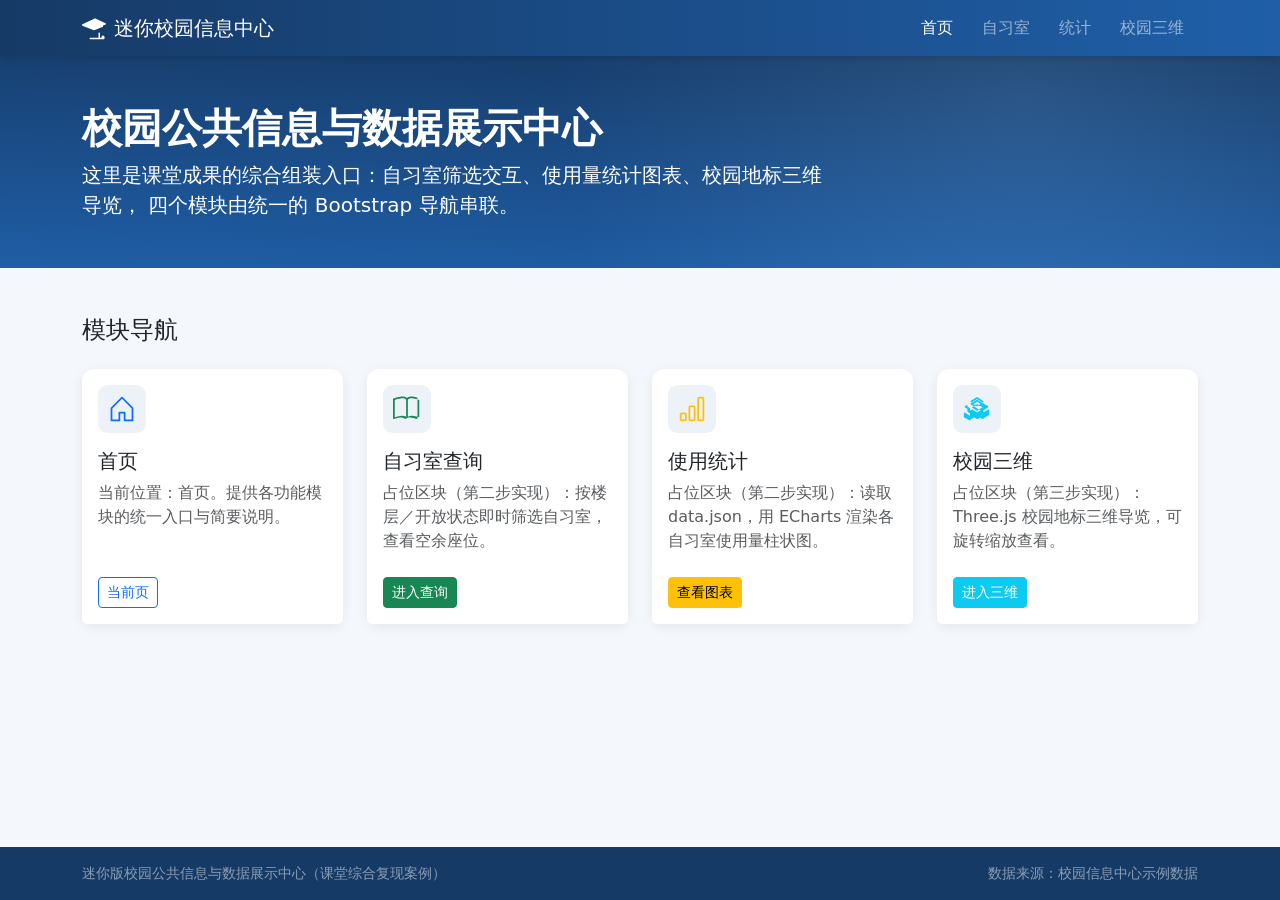
<file: integration/index.html>
<!DOCTYPE html>
<html lang="zh-CN">
<head>
  <meta charset="UTF-8">
  <meta name="viewport" content="width=device-width, initial-scale=1.0">
  <title>迷你校园信息中心 - 首页</title>
  <meta name="description" content="迷你版校园公共信息与数据展示中心：首页导航、自习室查询、使用统计、校园三维导览">
  <!-- Bootstrap 5 CSS（CDN 引入） -->
  <link href="https://cdn.jsdelivr.net/npm/bootstrap@5.3.3/dist/css/bootstrap.min.css" rel="stylesheet"
        integrity="sha384-QWTKZyjpPEjISv5WaRU9OFeRpok6YctnYmDr5pNlyT2bRjXh0JMhjY6hW+ALEwIH" crossorigin="anonymous">
  <!-- 自定义 CSS -->
  <link href="css/style.css" rel="stylesheet">
</head>
<body>
  <!-- 导航栏：四个入口 -->
  <nav class="navbar navbar-expand-lg navbar-dark campus-navbar sticky-top">
    <div class="container">
      <a class="navbar-brand d-flex align-items-center" href="index.html">
        <svg xmlns="http://www.w3.org/2000/svg" width="24" height="24" fill="currentColor" class="bi bi-mortarboard-fill me-2" viewBox="0 0 16 16">
          <path d="M8.211 2.047a.5.5 0 0 0-.422 0l-7.5 3.5a.5.5 0 0 0 .025.917l7.5 3a.5.5 0 0 0 .372 0L14 7.14V13a1 1 0 0 0-1 1v.5h-1v-3a.5.5 0 0 0-1 0v3H5.5a.5.5 0 0 0 0 1h9a.5.5 0 0 0 .5-.5V14a1 1 0 0 0-1-1V6.39l1.686-.674a.5.5 0 0 0 .025-.917l-7.5-3.5Z"/>
        </svg>
        迷你校园信息中心
      </a>
      <button class="navbar-toggler" type="button" data-bs-toggle="collapse" data-bs-target="#mainNav"
              aria-controls="mainNav" aria-expanded="false" aria-label="切换导航">
        <span class="navbar-toggler-icon"></span>
      </button>
      <div class="collapse navbar-collapse" id="mainNav">
        <ul class="navbar-nav ms-auto mb-2 mb-lg-0">
          <li class="nav-item"><a class="nav-link active" aria-current="page" href="index.html">首页</a></li>
          <li class="nav-item"><a class="nav-link" href="rooms.html">自习室</a></li>
          <li class="nav-item"><a class="nav-link" href="stats.html">统计</a></li>
          <li class="nav-item"><a class="nav-link" href="three-d/scene.html">校园三维</a></li>
        </ul>
      </div>
    </div>
  </nav>

  <!-- 顶部横幅 -->
  <header class="campus-hero text-white">
    <div class="container py-5">
      <h1 class="display-6 fw-bold">校园公共信息与数据展示中心</h1>
      <p class="col-lg-8 lead mb-0">
        这里是课堂成果的综合组装入口：自习室筛选交互、使用量统计图表、校园地标三维导览，
        四个模块由统一的 Bootstrap 导航串联。
      </p>
    </div>
  </header>

  <!-- 首页卡片区块：明确各模块位置 -->
  <main class="container my-5">
    <h2 class="h4 mb-4">模块导航</h2>
    <div class="row g-4">
      <!-- 卡片 1：首页 -->
      <div class="col-sm-6 col-lg-3">
        <div class="card h-100 campus-card">
          <div class="card-body">
            <div class="campus-icon mb-3 text-primary">
              <svg xmlns="http://www.w3.org/2000/svg" width="28" height="28" fill="currentColor" viewBox="0 0 16 16">
                <path d="M8.354 1.146a.5.5 0 0 0-.708 0l-6 6A.5.5 0 0 0 1.5 7.5v7a.5.5 0 0 0 .5.5h4.5a.5.5 0 0 0 .5-.5v-4h2v4a.5.5 0 0 0 .5.5H14a.5.5 0 0 0 .5-.5v-7a.5.5 0 0 0-.146-.354l-6-6zM2.5 7.707 8 2.207l5.5 5.5V14H10v-4a.5.5 0 0 0-.5-.5h-3a.5.5 0 0 0-.5.5v4H2.5V7.707z"/>
              </svg>
            </div>
            <h3 class="h5 card-title">首页</h3>
            <p class="card-text text-muted">
              当前位置：首页。提供各功能模块的统一入口与简要说明。
            </p>
          </div>
          <div class="card-footer bg-white border-0 pb-3">
            <a href="index.html" class="btn btn-outline-primary btn-sm">当前页</a>
          </div>
        </div>
      </div>

      <!-- 卡片 2：自习室查询 -->
      <div class="col-sm-6 col-lg-3">
        <div class="card h-100 campus-card">
          <div class="card-body">
            <div class="campus-icon mb-3 text-success">
              <svg xmlns="http://www.w3.org/2000/svg" width="28" height="28" fill="currentColor" viewBox="0 0 16 16">
                <path d="M1 2.828c.885-.37 2.154-.769 3.388-.893 1.33-.134 2.458.063 3.112.752v9.746c-.935-.53-2.12-.603-3.213-.493-1.18.12-2.37.461-3.287.811V2.828zm7.5-.141c.654-.689 1.782-.886 3.112-.752 1.234.124 2.503.523 3.388.893v9.923c-.918-.35-2.107-.692-3.287-.81-1.094-.111-2.278-.039-3.213.492V2.687zM8 1.783C7.015.936 5.587.81 4.287.94c-1.514.153-3.042.672-3.994 1.105a.5.5 0 0 0-.293.945v10.137a.498.498 0 0 0 .722.432c.066-.038.952-.426 2.75-.61 1.286-.13 2.447.009 3.028.592.06.06.14.094.224.094h.552a.328.328 0 0 0 .224-.094c.58-.583 1.742-.722 3.028-.592 1.798.184 2.684.572 2.75.61a.498.498 0 0 0 .722-.432V2.99a.5.5 0 0 0-.293-.945C14.755 1.612 13.228 1.093 11.713.94 10.413.81 8.985.936 8 1.783z"/>
              </svg>
            </div>
            <h3 class="h5 card-title">自习室查询</h3>
            <p class="card-text text-muted">
              占位区块（第二步实现）：按楼层／开放状态即时筛选自习室，查看空余座位。
            </p>
          </div>
          <div class="card-footer bg-white border-0 pb-3">
            <a href="rooms.html" class="btn btn-success btn-sm">进入查询</a>
          </div>
        </div>
      </div>

      <!-- 卡片 3：使用统计 -->
      <div class="col-sm-6 col-lg-3">
        <div class="card h-100 campus-card">
          <div class="card-body">
            <div class="campus-icon mb-3 text-warning">
              <svg xmlns="http://www.w3.org/2000/svg" width="28" height="28" fill="currentColor" viewBox="0 0 16 16">
                <path d="M4 11H2v3h2v-3zm5-4H7v7h2V7zm5-5v12h-2V2h2zm-2-1a1 1 0 0 0-1 1v12a1 1 0 0 0 1 1h2a1 1 0 0 0 1-1V2a1 1 0 0 0-1-1h-2zM6 7a1 1 0 0 1 1-1h2a1 1 0 0 1 1 1v7a1 1 0 0 1-1 1H7a1 1 0 0 1-1-1V7zm-5 4a1 1 0 0 1 1-1h2a1 1 0 0 1 1 1v3a1 1 0 0 1-1 1H2a1 1 0 0 1-1-1v-3z"/>
              </svg>
            </div>
            <h3 class="h5 card-title">使用统计</h3>
            <p class="card-text text-muted">
              占位区块（第二步实现）：读取 data.json，用 ECharts 渲染各自习室使用量柱状图。
            </p>
          </div>
          <div class="card-footer bg-white border-0 pb-3">
            <a href="stats.html" class="btn btn-warning btn-sm">查看图表</a>
          </div>
        </div>
      </div>

      <!-- 卡片 4：校园三维 -->
      <div class="col-sm-6 col-lg-3">
        <div class="card h-100 campus-card">
          <div class="card-body">
            <div class="campus-icon mb-3 text-info">
              <svg xmlns="http://www.w3.org/2000/svg" width="28" height="28" fill="currentColor" viewBox="0 0 16 16">
                <path d="M11.17 8 8.09 9.93 5 8v3.86l3.09 1.93L11.17 12V8zM5 7.17l3.09-1.93L11.17 7 8.09 8.93 5 7.17zm.12-3.05L8 2.32l2.88 1.8a.5.5 0 0 0 .54-.84l-3.15-1.97a.5.5 0 0 0-.54 0L4.58 3.28a.5.5 0 1 0 .54.84zM2.5 5.5 1.23 6.29a.5.5 0 0 0 .01.87L4 8.83V7.5L2.5 6.57v2.86L4 10.5v1.33l-2.76-1.67a.5.5 0 0 0-.74.44v1.8a.5.5 0 0 0 .26.44l3.15 1.8c.08.05.17.07.26.07V14a.5.5 0 0 0 .22-.05l3.15-1.8a.5.5 0 0 0 .24-.42v-.12l3.15 1.94a.5.5 0 0 0 .54 0l3.15-1.97A.5.5 0 0 0 15 11.2v-2.4a.5.5 0 0 0-.74-.44L11.5 10V8.83l2.76-1.67a.5.5 0 0 0 0-.87L11.17 4.6 8.27 2.8a.5.5 0 0 0-.54 0L4.58 4.77a.5.5 0 0 0 .54.84L8 3.8l2.09 1.3L8 6.4 5.12 4.6a.5.5 0 0 0-.54.84L7.73 7.4l2.94 1.82L8 10.86 5.12 9.06 2.5 7.5v-2z"/>
              </svg>
            </div>
            <h3 class="h5 card-title">校园三维</h3>
            <p class="card-text text-muted">
              占位区块（第三步实现）：Three.js 校园地标三维导览，可旋转缩放查看。
            </p>
          </div>
          <div class="card-footer bg-white border-0 pb-3">
            <a href="three-d/scene.html" class="btn btn-info btn-sm text-white">进入三维</a>
          </div>
        </div>
      </div>
    </div>
  </main>

  <footer class="campus-footer text-white-50 py-3 mt-auto">
    <div class="container d-flex flex-column flex-md-row justify-content-between gap-2 small">
      <span>迷你版校园公共信息与数据展示中心（课堂综合复现案例）</span>
      <span>数据来源：校园信息中心示例数据</span>
    </div>
  </footer>

  <!-- Bootstrap 5 JS Bundle（CDN 引入） -->
  <script src="https://cdn.jsdelivr.net/npm/bootstrap@5.3.3/dist/js/bootstrap.bundle.min.js"
          integrity="sha384-YvpcrYf0tY3lHB60NNkmXc5s9fDVZLESaAA55NDzOxhy9GkcIdslK1eN7N6jIeHz" crossorigin="anonymous"></script>
  <!-- 公共脚本：断网提示 -->
  <script src="js/common.js"></script>
</body>
</html>
</file>
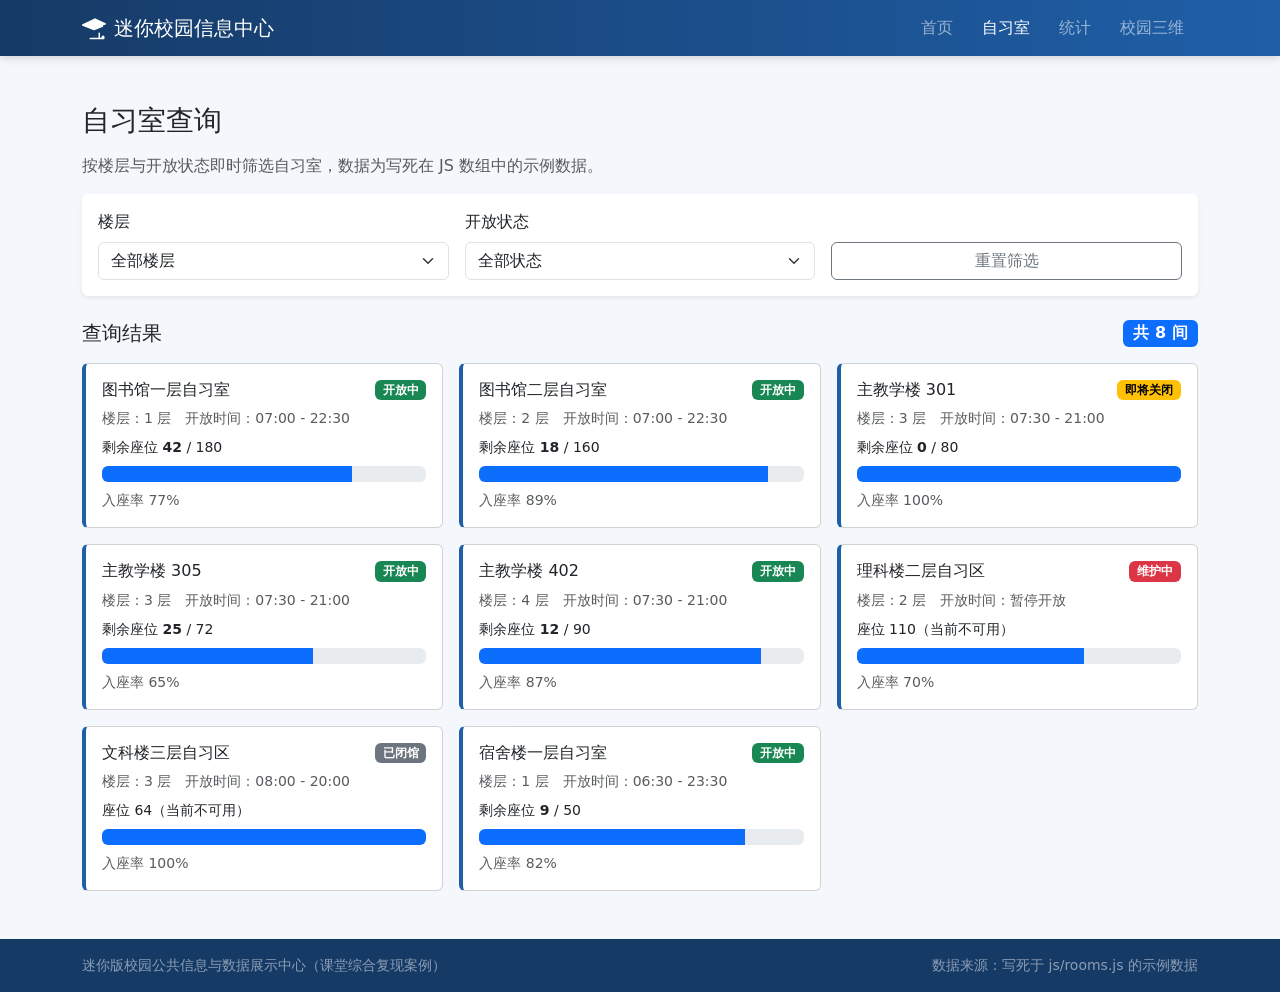
<file: integration/rooms.html>
<!DOCTYPE html>
<html lang="zh-CN">
<head>
  <meta charset="UTF-8">
  <meta name="viewport" content="width=device-width, initial-scale=1.0">
  <title>迷你校园信息中心 - 自习室查询</title>
  <!-- Bootstrap 5 CSS（CDN 引入） -->
  <link href="https://cdn.jsdelivr.net/npm/bootstrap@5.3.3/dist/css/bootstrap.min.css" rel="stylesheet"
        integrity="sha384-QWTKZyjpPEjISv5WaRU9OFeRpok6YctnYmDr5pNlyT2bRjXh0JMhjY6hW+ALEwIH" crossorigin="anonymous">
  <!-- 自定义 CSS -->
  <link href="css/style.css" rel="stylesheet">
</head>
<body>
  <!-- 导航栏：四个入口 -->
  <nav class="navbar navbar-expand-lg navbar-dark campus-navbar sticky-top">
    <div class="container">
      <a class="navbar-brand d-flex align-items-center" href="index.html">
        <svg xmlns="http://www.w3.org/2000/svg" width="24" height="24" fill="currentColor" class="bi bi-mortarboard-fill me-2" viewBox="0 0 16 16">
          <path d="M8.211 2.047a.5.5 0 0 0-.422 0l-7.5 3.5a.5.5 0 0 0 .025.917l7.5 3a.5.5 0 0 0 .372 0L14 7.14V13a1 1 0 0 0-1 1v.5h-1v-3a.5.5 0 0 0-1 0v3H5.5a.5.5 0 0 0 0 1h9a.5.5 0 0 0 .5-.5V14a1 1 0 0 0-1-1V6.39l1.686-.674a.5.5 0 0 0 .025-.917l-7.5-3.5Z"/>
        </svg>
        迷你校园信息中心
      </a>
      <button class="navbar-toggler" type="button" data-bs-toggle="collapse" data-bs-target="#mainNav"
              aria-controls="mainNav" aria-expanded="false" aria-label="切换导航">
        <span class="navbar-toggler-icon"></span>
      </button>
      <div class="collapse navbar-collapse" id="mainNav">
        <ul class="navbar-nav ms-auto mb-2 mb-lg-0">
          <li class="nav-item"><a class="nav-link" href="index.html">首页</a></li>
          <li class="nav-item"><a class="nav-link active" aria-current="page" href="rooms.html">自习室</a></li>
          <li class="nav-item"><a class="nav-link" href="stats.html">统计</a></li>
          <li class="nav-item"><a class="nav-link" href="three-d/scene.html">校园三维</a></li>
        </ul>
      </div>
    </div>
  </nav>

  <main class="container my-4 my-lg-5">
    <h1 class="h3 mb-3">自习室查询</h1>
    <p class="text-muted">按楼层与开放状态即时筛选自习室，数据为写死在 JS 数组中的示例数据。</p>

    <!-- 筛选区（复用课堂五的筛选模式） -->
    <section class="card border-0 shadow-sm mb-4">
      <div class="card-body">
        <div class="row g-3 align-items-end">
          <div class="col-sm-5 col-md-4">
            <label for="floorFilter" class="form-label">楼层</label>
            <select id="floorFilter" class="form-select">
              <option value="all">全部楼层</option>
              <option value="1">1层</option>
              <option value="2">2层</option>
              <option value="3">3层</option>
              <option value="4">4层</option>
            </select>
          </div>
          <div class="col-sm-5 col-md-4">
            <label for="statusFilter" class="form-label">开放状态</label>
            <select id="statusFilter" class="form-select">
              <option value="all">全部状态</option>
              <option value="open">开放中</option>
              <option value="closing">即将关闭</option>
              <option value="closed">已闭馆</option>
              <option value="maintenance">维护中</option>
            </select>
          </div>
          <div class="col-sm-2 col-md-4">
            <button id="resetFilter" type="button" class="btn btn-outline-secondary w-sm-auto w-100">重置筛选</button>
          </div>
        </div>
      </div>
    </section>

    <!-- 结果统计与列表 -->
    <div class="d-flex justify-content-between align-items-center mb-3">
      <h2 class="h5 mb-0">查询结果</h2>
      <span id="resultCount" class="badge text-bg-primary fs-6">共 0 间</span>
    </div>
    <div id="roomList" class="row g-3" aria-live="polite"></div>
  </main>

  <footer class="campus-footer text-white-50 py-3 mt-auto">
    <div class="container d-flex flex-column flex-md-row justify-content-between gap-2 small">
      <span>迷你版校园公共信息与数据展示中心（课堂综合复现案例）</span>
      <span>数据来源：写死于 js/rooms.js 的示例数据</span>
    </div>
  </footer>

  <!-- Bootstrap 5 JS Bundle（CDN 引入） -->
  <script src="https://cdn.jsdelivr.net/npm/bootstrap@5.3.3/dist/js/bootstrap.bundle.min.js"
          integrity="sha384-YvpcrYf0tY3lHB60NNkmXc5s9fDVZLESaAA55NDzOxhy9GkcIdslK1eN7N6jIeHz" crossorigin="anonymous"></script>
  <!-- 公共脚本：断网提示 -->
  <script src="js/common.js"></script>
  <!-- 自习室筛选脚本 -->
  <script src="js/rooms.js"></script>
</body>
</html>
</file>
<file: integration/css/style.css>
/* 迷你校园信息中心 - 自定义样式 */

:root {
  --campus-primary: #1f5fa8;
  --campus-dark: #163a66;
  --campus-bg: #f4f7fb;
}

body {
  background-color: var(--campus-bg);
  display: flex;
  flex-direction: column;
  min-height: 100vh;
}

/* 导航栏 */
.campus-navbar {
  background: linear-gradient(90deg, var(--campus-dark), var(--campus-primary));
  box-shadow: 0 2px 8px rgba(0, 0, 0, 0.15);
}

.campus-navbar .nav-link {
  font-weight: 500;
  padding-left: 0.9rem !important;
  padding-right: 0.9rem !important;
}

/* 顶部横幅 */
.campus-hero {
  background:
    linear-gradient(rgba(22, 58, 102, 0.82), rgba(31, 95, 168, 0.82)),
    radial-gradient(circle at 80% 20%, #7fb2e5 0%, transparent 45%),
    linear-gradient(135deg, #1f5fa8, #163a66);
}

/* 首页卡片 */
.campus-card {
  border: none;
  border-radius: 0.75rem;
  box-shadow: 0 3px 12px rgba(22, 58, 102, 0.08);
  transition: transform 0.2s ease, box-shadow 0.2s ease;
}

.campus-card:hover {
  transform: translateY(-4px);
  box-shadow: 0 10px 24px rgba(22, 58, 102, 0.16);
}

.campus-icon {
  display: inline-flex;
  align-items: center;
  justify-content: center;
  width: 3rem;
  height: 3rem;
  border-radius: 0.6rem;
  background-color: rgba(31, 95, 168, 0.08);
}

/* 页脚 */
.campus-footer {
  background-color: var(--campus-dark);
}

/* 筛选结果区 */
.room-card {
  border-left: 4px solid #1f5fa8;
  transition: box-shadow 0.2s ease;
}

.room-card:hover {
  box-shadow: 0 6px 16px rgba(22, 58, 102, 0.12);
}

/* 图表容器 */
.chart-box {
  background: #fff;
  border-radius: 0.75rem;
  box-shadow: 0 3px 12px rgba(22, 58, 102, 0.08);
}

#usageChart {
  width: 100%;
  height: 420px;
}

/* 断网提示条 */
#offlineAlert {
  display: none;
  background-color: #fff3cd;
  color: #664d03;
  border-bottom: 1px solid #ffecb5;
}

#offlineAlert.show {
  display: block;
}

/* 三维场景 */
#threeCanvasWrap {
  position: relative;
  width: 100%;
  height: calc(100vh - 64px);
  min-height: 420px;
  background: #bfe3f5;
}

#threeCanvasWrap canvas {
  display: block;
}

.scene-tip {
  position: absolute;
  left: 1rem;
  bottom: 1rem;
  background: rgba(22, 58, 102, 0.82);
  color: #fff;
  padding: 0.5rem 0.9rem;
  border-radius: 0.5rem;
  font-size: 0.85rem;
  pointer-events: none;
}
</file>
